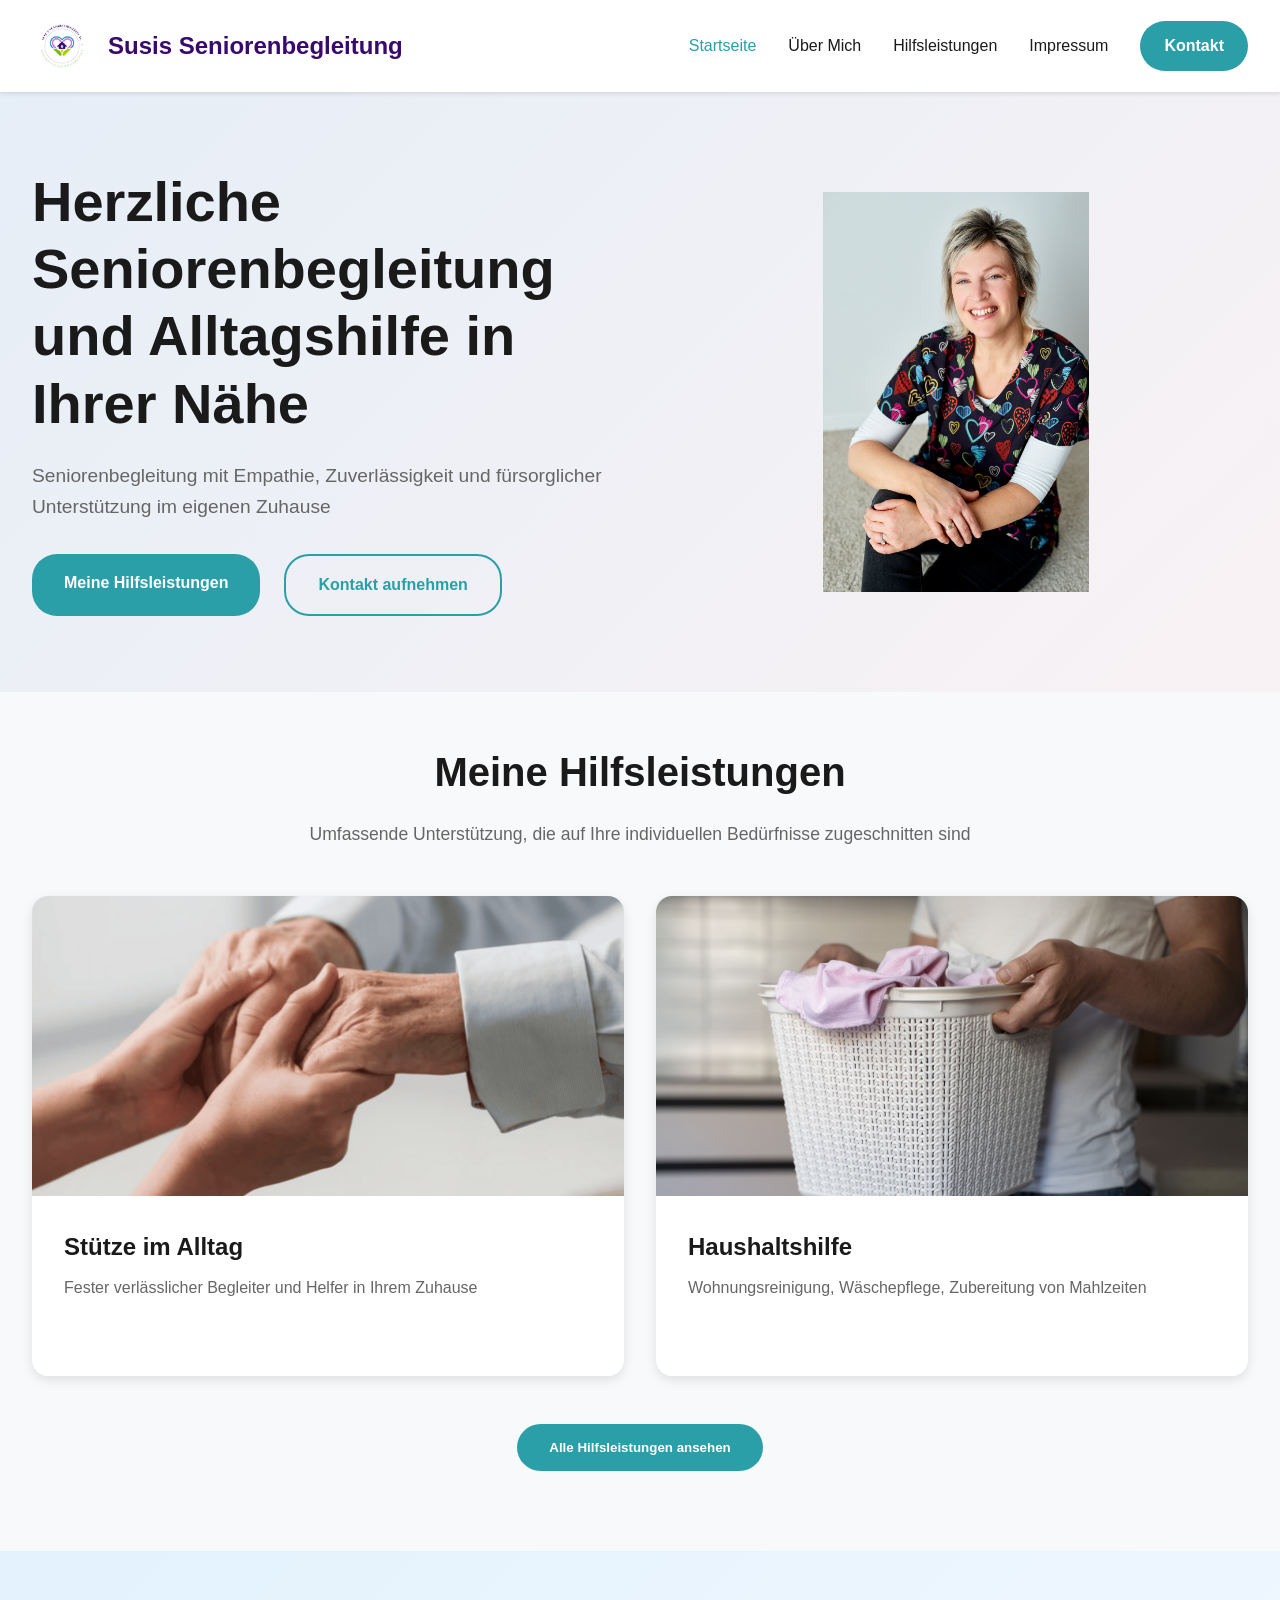
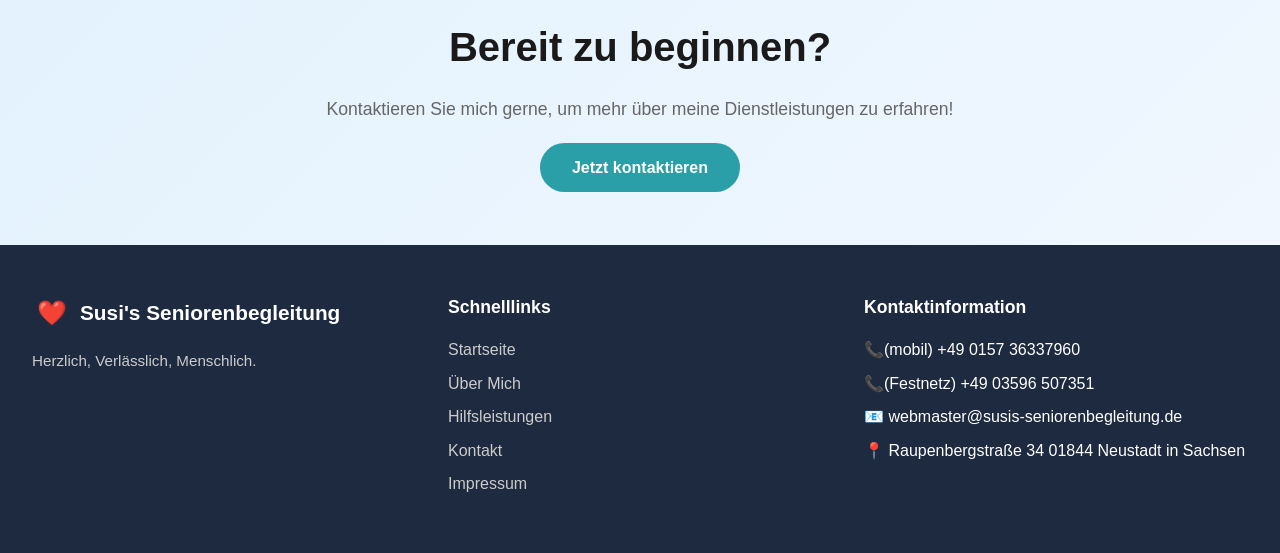
<file: index.html>
<!DOCTYPE html>
<html lang="de">
<head>
    <meta charset="UTF-8">
    <meta name="viewport" content="width=device-width, initial-scale=1.0">
    <title>Seniorenbegleitung</title>
    <link rel="stylesheet" href="css/styles.css">
    <link rel="icon" type="image/x-icon" href="images/Logo.png">
</head>
<body>

    <!-- Header -->
<header>
  <nav>
    <div class="logo">
      <img src="images/Logo.png" class="logo-icon"></img>
      <a href="index.html" class="logo-name">Susis Seniorenbegleitung</a>
    </div>
    
    <div class="nav-right">
      <ul class="nav-links">
        <li><a href="index.html" class="nav-link active">Startseite</a></li>
        <li><a href="about.html" class="nav-link">Über Mich</a></li>
        <li><a href="services.html"  class="nav-link">Hilfsleistungen</a></li>
        <li><a href="impressum.html"  class="nav-link">Impressum</a></li>
      </ul>
      <a href="contact.html" class="btn-contact-nav" >Kontakt</a>
    </div>
  </nav>
</header>

    <!-- Home Section -->
    <section id="home" class="hero">
        <div class="hero-content">
            <div class="hero-text">
                <h1>Herzliche Seniorenbegleitung und Alltagshilfe in Ihrer Nähe</h1>
                <p>Seniorenbegleitung mit Empathie, Zuverlässigkeit und fürsorglicher Unterstützung im eigenen Zuhause</p>
                <div class="hero-buttons">
                    <a href="services.html" class="btn btn-primary" >Meine Hilfsleistungen
                    </a>
                    <a href="contact.html" class="btn btn-secondary">Kontakt aufnehmen</a>
                </div>
            </div>
            <div class="hero-image">
                <img src="images/49.jpg" alt="" class="hero-image-img">
            </div>
        </div>
    </section>

    <!-- Services Section (Home Page) -->
    <section id="services-preview" class="hidden">
        <h2 class="section-title">Meine Hilfsleistungen</h2>
        <p class="section-subtitle">Umfassende Unterstützung, die auf Ihre individuellen Bedürfnisse zugeschnitten sind</p>
        
        <div class="services-grid">
            <div class="service-card personal-care">
                <div class="service-image"><img class="service-image-img" src="images/services-images/Screenshot 2026-01-09 at 12.16.31.png"></div>
                <div class="service-content">
                    <h3 class="service-title">Stütze im Alltag</h3>
                    <p class="service-description">Fester verlässlicher Begleiter und Helfer in Ihrem Zuhause</p>
                </div>
            </div>

            <div class="service-card health-monitoring">
                <div class="service-image"><img class="service-image-img" src="images/services-images/Wäschekorb-mit-Händen.jpg"> </div>
                <div class="service-content">
                    <h3 class="service-title">Haushaltshilfe</h3>
                    <p class="service-description">Wohnungsreinigung, Wäschepflege, Zubereitung von Mahlzeiten</p>
                </div>
            </div>
        </div>

        <button class="btn-view-all">
            <a href="services.html">
                Alle Hilfsleistungen ansehen
            </a>      
        </button>

    </section>

    <!-- CTA Section -->
    <section id="cta-section" class="cta-section hidden">
        <h2 class="cta-title">Bereit zu beginnen?</h2>
        <p class="cta-subtitle">Kontaktieren Sie mich gerne, um mehr über meine Dienstleistungen zu erfahren!</p>
        <a href="contact.html" class="btn btn-primary">Jetzt kontaktieren</a>
    </section>

<footer>
    <div class="footer-content">
        <div class="footer-section">
            <div style="display: flex; align-items: center; gap: 0.5rem; margin-bottom: 1rem;">
                <div class="logo-icon" style="width: 40px; height: 40px;">❤️</div>
                <span style="font-size: 1.3rem; font-weight: 600;">Susi's Seniorenbegleitung</span>
            </div>
            <p class="footer-description">
                Herzlich, Verlässlich, Menschlich.
            </p>
        </div>

        <div class="footer-section">
            <h4>Schnelllinks</h4>
            <ul class="footer-links">
                <li><a href="index.html">Startseite</a></li>
                <li><a href="about.html">Über Mich</a></li>
                <li><a href="services.html">Hilfsleistungen</a></li>
                <li><a href="contact.html">Kontakt</a></li>
                <li><a href="impressum.html">Impressum</a></li>
            </ul>
        </div>

        <div class="footer-section">
            <h4>Kontaktinformation</h4>
            <ul class="footer-links" style="list-style: none;">
                <li style="margin-bottom: 0.5rem;">📞(mobil) +49 0157 36337960</li>
                <li style="margin-bottom: 0.5rem;">📞(Festnetz) +49 03596 507351</li>
                <li style="margin-bottom: 0.5rem;">📧 webmaster@susis-seniorenbegleitung.de</li>
                <li>📍 Raupenbergstraße 34 01844 Neustadt in Sachsen </li>
            </ul>
        </div>
    </div>
</footer>

    

   

</body>
</html>
</file>
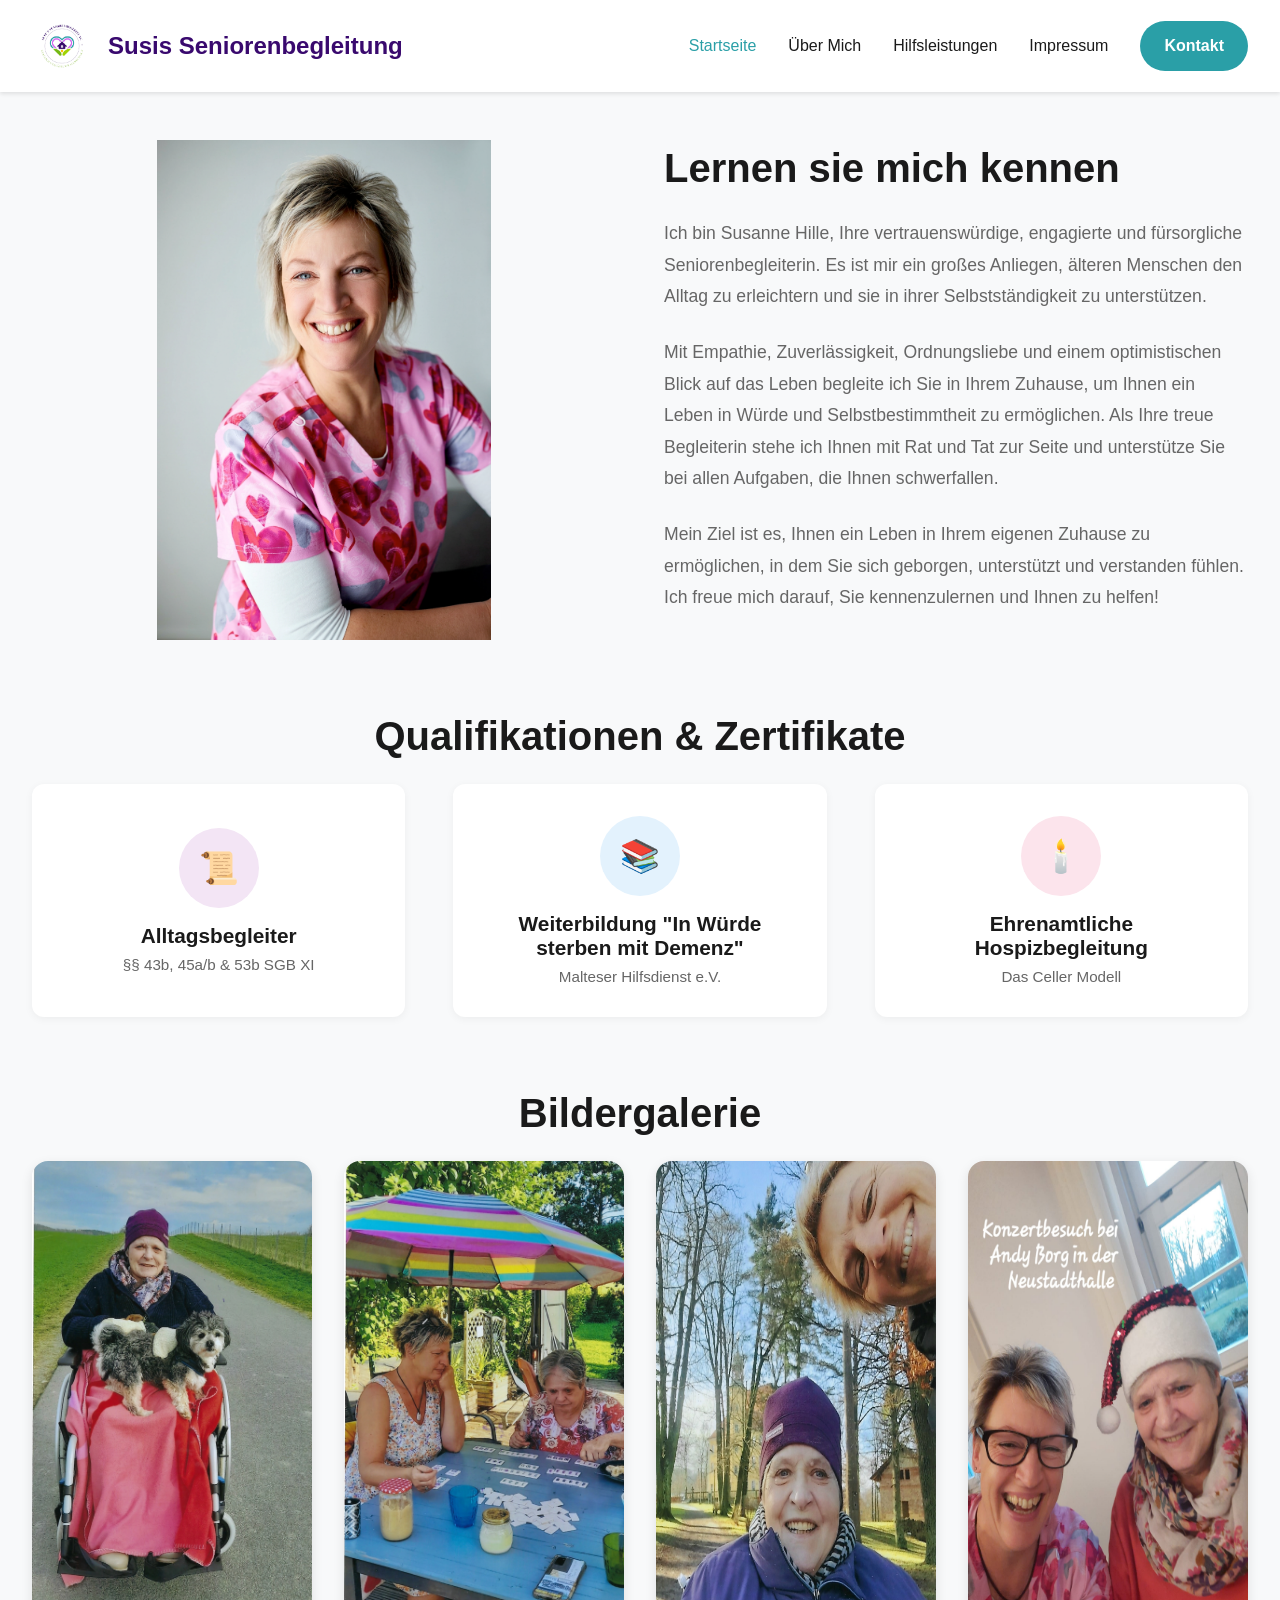
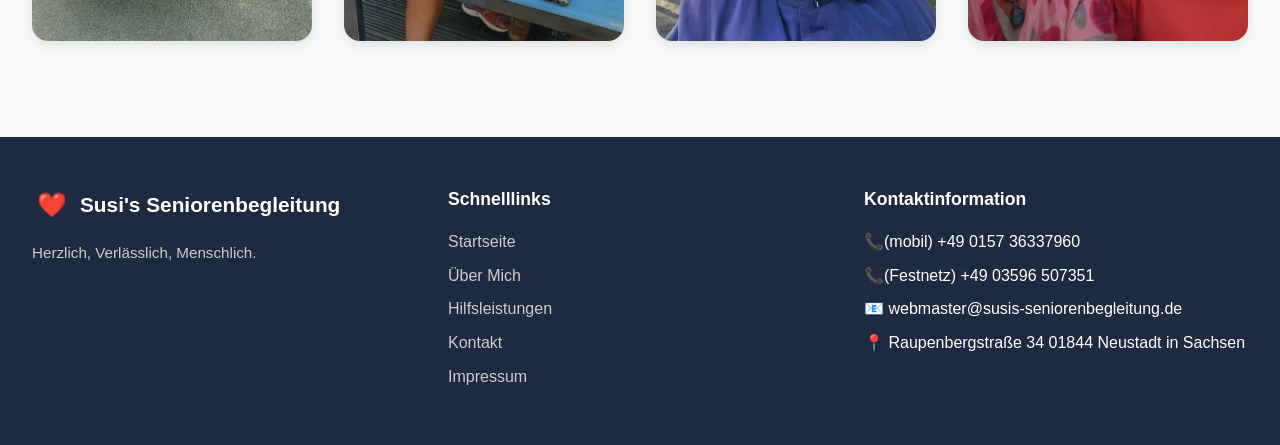
<file: about.html>
<!DOCTYPE html>
<html lang="de">
<head>
    <meta charset="UTF-8">
    <meta name="viewport" content="width=device-width, initial-scale=1.0">
    <title>Über Mich</title>
    <link rel="stylesheet" href="css/about.css">
    <link rel="icon" type="image/x-icon" href="images/Logo.png">
</head>

<header>
  <nav>
    <div class="logo">
      <img src="images/Logo.png" class="logo-icon"></img>
      <a href="index.html" class="logo-name">Susis Seniorenbegleitung</a>
    </div>
    
    <div class="nav-right">
      <ul class="nav-links">
        <li><a href="index.html" class="nav-link active">Startseite</a></li>
        <li><a href="about.html" class="nav-link">Über Mich</a></li>
        <li><a href="services.html"  class="nav-link">Hilfsleistungen</a></li>
        <li><a href="impressum.html"  class="nav-link">Impressum</a></li>
      </ul>
      <a href="contact.html" class="btn-contact-nav" >Kontakt</a>
    </div>
  </nav>
</header>

<body>
    <section class="section">
        <div class="about-content">
            <div class="about-image">
                <img class="about-image-img" src="images/25.png">
            </div>
            <div class="about-text">
                <h2>Lernen sie mich kennen</h2>
                <p>Ich bin Susanne Hille, Ihre vertrauenswürdige, engagierte und fürsorgliche Seniorenbegleiterin. Es ist mir ein großes Anliegen, älteren Menschen den Alltag zu erleichtern und sie in ihrer Selbstständigkeit zu unterstützen.</p>
                <p>Mit Empathie, Zuverlässigkeit, Ordnungsliebe und einem optimistischen Blick auf das Leben begleite ich Sie in Ihrem Zuhause, um Ihnen ein Leben in Würde und Selbstbestimmtheit zu ermöglichen. Als Ihre treue Begleiterin stehe ich Ihnen mit Rat und Tat zur Seite und unterstütze Sie bei allen Aufgaben, die Ihnen schwerfallen.</p>
                <p>Mein Ziel ist es, Ihnen ein Leben in Ihrem eigenen Zuhause zu ermöglichen, in dem Sie sich geborgen, unterstützt und verstanden fühlen. Ich freue mich darauf, Sie kennenzulernen und Ihnen zu helfen!</p>
            </div>
        </div>

        <!-- Qualifications -->
            <div style="margin-top: 4rem;">
                <h3 class="section-title">Qualifikationen & Zertifikate</h3>
    
                <div class="qualifications-grid">
                    <button onclick="location.href='Zertifikate/Alltagsbegleiter.pdf';" class="qualification-item">
                        <div class="qualification-icon">📜</div>
                        <h4 class="qualification-title">Alltagsbegleiter</h4>
                        <p class="qualification-subtitle">§§ 43b, 45a/b & 53b SGB XI</p>
                    </button>
                    <button onclick="location.href='Zertifikate/Sterben.pdf';" class="qualification-item">
                        <div class="qualification-icon">📚</div>
                        <h4 class="qualification-title">Weiterbildung "In Würde sterben mit Demenz"</h4>
                        <p class="qualification-subtitle">Malteser Hilfsdienst e.V.</p>
                    </button>
                    <button onclick="location.href='Zertifikate/Hospiz.pdf';" class="qualification-item">
                        <div class="qualification-icon">🕯️</div>
                        <h4 class="qualification-title">Ehrenamtliche Hospizbegleitung</h4>
                        <p class="qualification-subtitle">Das Celler Modell</p>
                    </button>
                </div>
            </div>
        </div>
        <div style="margin-top: 4rem;">
                <h3 class="section-title">Bildergalerie</h3>
        </div>
        <div class="bilder-galerie-grid" style="grid-template-columns: repeat(4, 1fr);">
            <div class="bilder-card">
                <img class="bilder-image-img" src="images/bilder-galerie/Foto 3 Webseite.jpg">   
            </div>
            <div class="bilder-card">
                <img class="bilder-image-img" src="images/bilder-galerie/Foto 4 Webseite.jpg">   
            </div>
            <div class="bilder-card">
                <img class="bilder-image-img" src="images/bilder-galerie/Foto 2 Webseite.jpeg">   
            </div>
            <div class="bilder-card">
                <img class="bilder-image-img" src="images/bilder-galerie/Weihnachtskonzert.jpg">   
            </div>
        </div>
    </section>

<footer>
    <div class="footer-content">
        <div class="footer-section">
            <div style="display: flex; align-items: center; gap: 0.5rem; margin-bottom: 1rem;">
                <div class="logo-icon" style="width: 40px; height: 40px;">❤️</div>
                <span style="font-size: 1.3rem; font-weight: 600;">Susi's Seniorenbegleitung</span>
            </div>
            <p class="footer-description">
                Herzlich, Verlässlich, Menschlich.
            </p>
        </div>

        <div class="footer-section">
            <h4>Schnelllinks</h4>
            <ul class="footer-links">
                <li><a href="index.html">Startseite</a></li>
                <li><a href="about.html">Über Mich</a></li>
                <li><a href="services.html">Hilfsleistungen</a></li>
                <li><a href="contact.html">Kontakt</a></li>
                <li><a href="impressum.html">Impressum</a></li>
            </ul>
        </div>

        <div class="footer-section">
            <h4>Kontaktinformation</h4>
            <ul class="footer-links" style="list-style: none;">
                <li style="margin-bottom: 0.5rem;">📞(mobil) +49 0157 36337960</li>
                <li style="margin-bottom: 0.5rem;">📞(Festnetz) +49 03596 507351</li>
                <li style="margin-bottom: 0.5rem;">📧 webmaster@susis-seniorenbegleitung.de</li>
                <li>📍 Raupenbergstraße 34 01844 Neustadt in Sachsen </li>
            </ul>
        </div>
    </div>
</footer> 
    

</body>
</html>
</file>
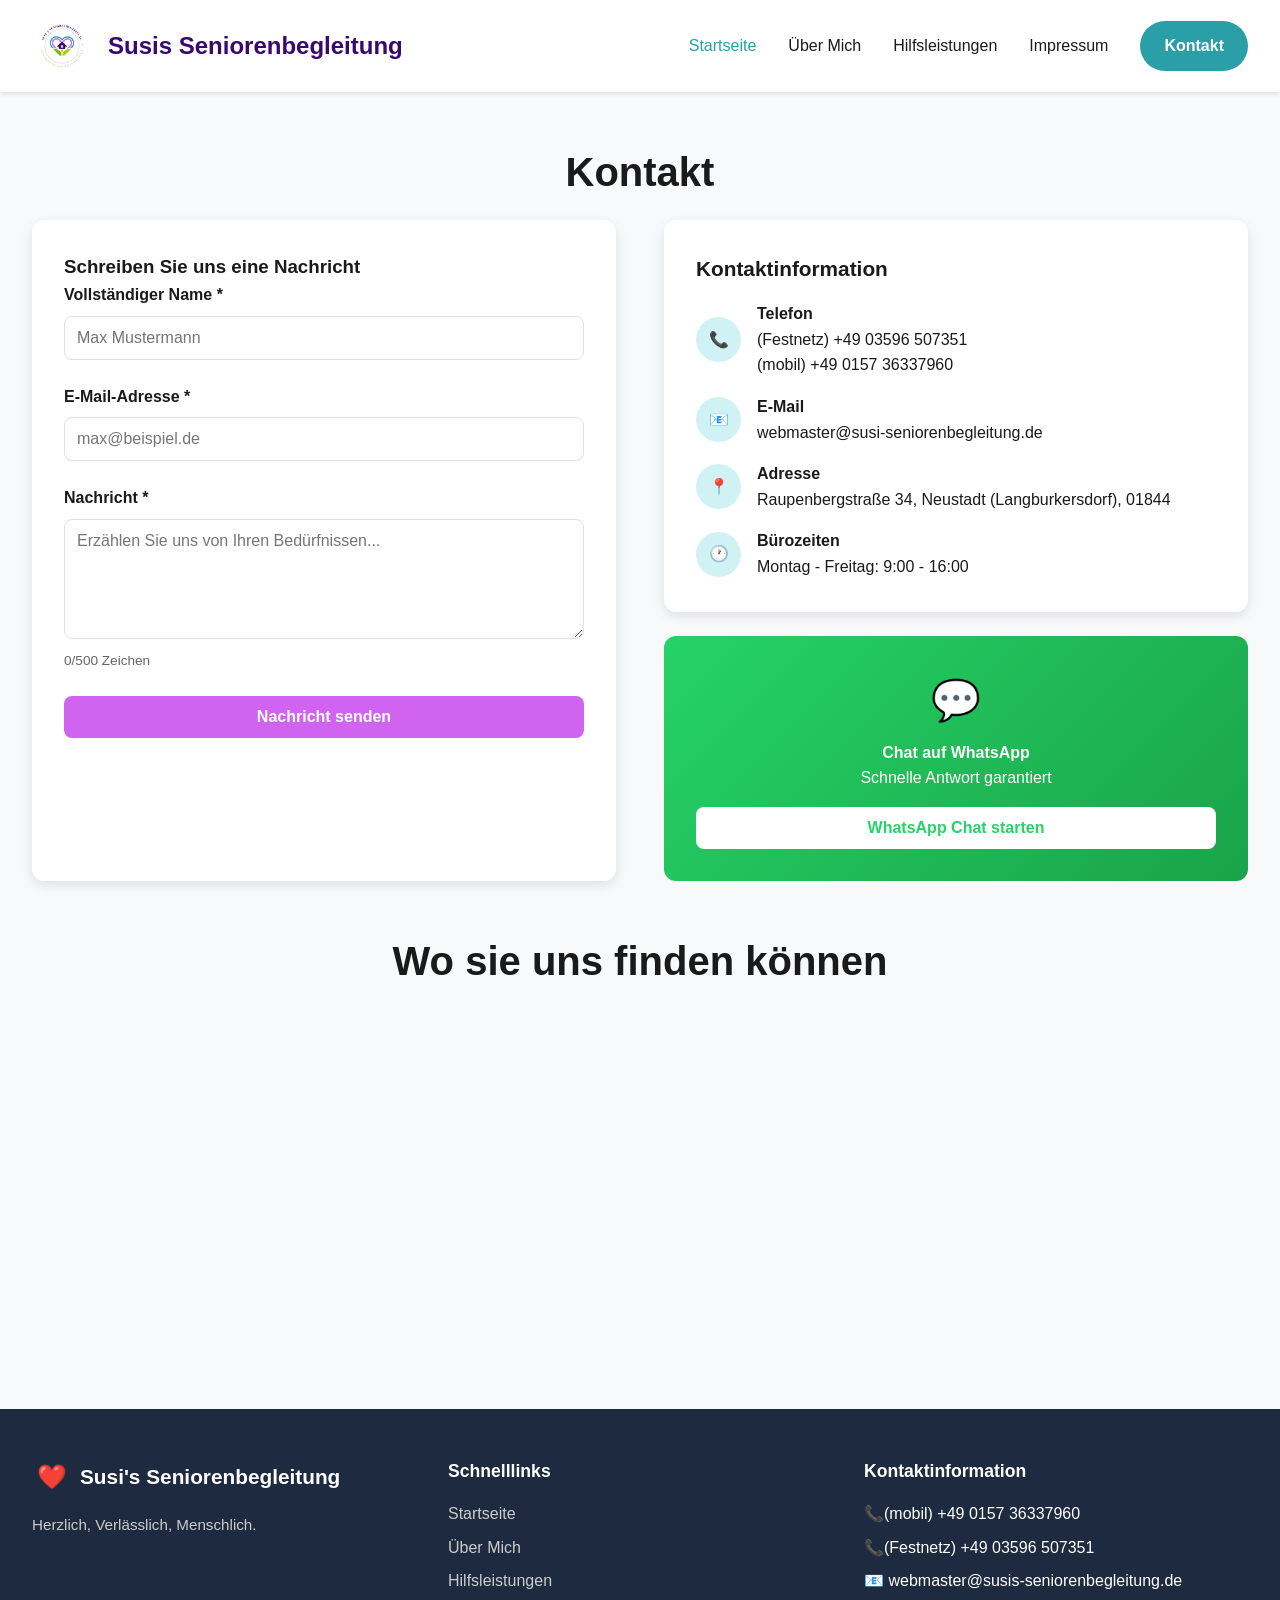
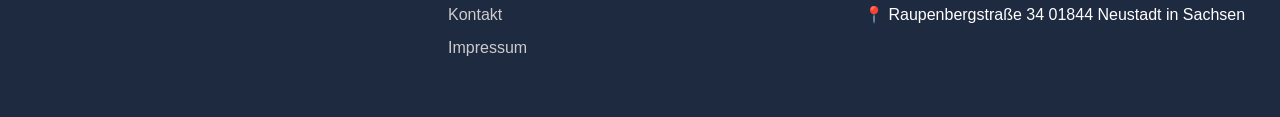
<file: contact.html>
<!DOCTYPE html>
<html lang="de">
<head>
    <meta charset="UTF-8">
    <meta name="viewport" content="width=device-width, initial-scale=1.0">
    <title>Kontakt</title>
    <link rel="stylesheet" href="css/contact.css">
    <link rel="icon" type="image/x-icon" href="images/Logo.png">
</head>
<header>
  <nav>
    <div class="logo">
      <img src="images/Logo.png" class="logo-icon"></img>
      <a href="index.html" class="logo-name">Susis Seniorenbegleitung</a>
    </div>
    
    <div class="nav-right">
      <ul class="nav-links">
        <li><a href="index.html" class="nav-link active">Startseite</a></li>
        <li><a href="about.html" class="nav-link">Über Mich</a></li>
        <li><a href="services.html"  class="nav-link">Hilfsleistungen</a></li>
        <li><a href="impressum.html"  class="nav-link">Impressum</a></li>
      </ul>
      <a href="contact.html" class="btn-contact-nav" >Kontakt</a>
    </div>
  </nav>
</header>
<body>
    <!-- Contact Section -->
    <section class="section">
        <h2 class="section-title">Kontakt</h2>
        <div class="contact-container">
            <div class="contact-form">
                <h3>Schreiben Sie uns eine Nachricht</h3>
                <form action="https://api.web3forms.com/submit" method="POST" >
                    <input type="hidden" name="access_key" value="04b25dfd-6142-4506-9c6b-cd3f6c581dad">
                    <div class="form-group">
                        <label class="form-label">Vollständiger Name *</label>
                        <input type="text" name="name" class="form-input" placeholder="Max Mustermann" required>
                    </div>
                    <div class="form-group">
                        <label class="form-label">E-Mail-Adresse *</label>
                        <input type="email" name="email" class="form-input" placeholder="max@beispiel.de" required>
                    </div>
                    <div class="form-group">
                        <label class="form-label">Nachricht *</label>
                        <textarea class="form-textarea" placeholder="Erzählen Sie uns von Ihren Bedürfnissen..." required onkeyup="updateCharCount(this)" name="message"></textarea>
                        <div class="char-count">0/500 Zeichen</div>
                    </div>
                    <button type="submit" class="btn-send">Nachricht senden</button>
                </form>
            </div>

            <div class="contact-info">
                <div class="contact-section">
                    <h3>Kontaktinformation</h3>
                    <div class="contact-item">
                        <div class="contact-item-icon">📞</div>
                        <div>
                            <strong>Telefon</strong><br>
                            (Festnetz) +49 03596 507351 <br>
                            (mobil) +49 0157 36337960</li>
                            
                        </div>
                    </div>
                    <div class="contact-item">
                        <div class="contact-item-icon">📧</div>
                        <div>
                            <strong>E-Mail</strong><br>
                            webmaster@susi-seniorenbegleitung.de
                        </div>
                    </div>
                    <div class="contact-item">
                        <div class="contact-item-icon">📍</div>
                        <div>
                            <strong>Adresse</strong><br>
                            Raupenbergstraße 34, Neustadt (Langburkersdorf), 01844
                        </div>
                    </div>
                    <div class="contact-item">
                        <div class="contact-item-icon">🕐</div>
                        <div>
                            <strong>Bürozeiten</strong><br>
                            Montag - Freitag: 9:00 - 16:00
                        </div>
                    </div>
                </div>

                <div class="whatsapp-section">
                    <div class="whatsapp-icon">💬</div>
                    <h4>Chat auf WhatsApp</h4>
                    <p>Schnelle Antwort garantiert</p>
                    <button class="btn-whatsapp" onclick="window.open('https://wa.me/04915736337960')">WhatsApp Chat starten</button>
                </div>
            </div>
        </div>
    </section>
<h2 class="section-title">Wo sie uns finden können</h2>
<div class="location">
    <iframe src="https://www.google.com/maps/embed?pb=!1m18!1m12!1m3!1d443.643962630989!2d14.240596609243765!3d51.0229981313763!2m3!1f0!2f0!3f0!3m2!1i1024!2i768!4f13.1!3m3!1m2!1s0x4709a8d5f48d035b%3A0x75f26d3b41e54f55!2sRaupenbergstra%C3%9Fe%2034%2C%2001844%20Neustadt%20in%20Sachsen!5e0!3m2!1sde!2sde!4v1773231924436!5m2!1sde!2sde" width="80%" height="350" style="border:0;" allowfullscreen="" loading="lazy" referrerpolicy="no-referrer-when-downgrade"></iframe>
</div>

<footer>
    <div class="footer-content">
        <div class="footer-section">
            <div style="display: flex; align-items: center; gap: 0.5rem; margin-bottom: 1rem;">
                <div class="logo-icon" style="width: 40px; height: 40px;">❤️</div>
                <span style="font-size: 1.3rem; font-weight: 600;">Susi's Seniorenbegleitung</span>
            </div>
            <p class="footer-description">
                Herzlich, Verlässlich, Menschlich.
            </p>
        </div>

        <div class="footer-section">
            <h4>Schnelllinks</h4>
            <ul class="footer-links">
                <li><a href="index.html">Startseite</a></li>
                <li><a href="about.html">Über Mich</a></li>
                <li><a href="services.html">Hilfsleistungen</a></li>
                <li><a href="contact.html">Kontakt</a></li>
                <li><a href="impressum.html">Impressum</a></li>
            </ul>
        </div>

        <div class="footer-section">
            <h4>Kontaktinformation</h4>
            <ul class="footer-links" style="list-style: none;">
                <li style="margin-bottom: 0.5rem;">📞(mobil) +49 0157 36337960</li>
                <li style="margin-bottom: 0.5rem;">📞(Festnetz) +49 03596 507351</li>
                <li style="margin-bottom: 0.5rem;">📧 webmaster@susis-seniorenbegleitung.de</li>
                <li>📍 Raupenbergstraße 34 01844 Neustadt in Sachsen </li>
            </ul>
        </div>
    </div>
</footer>  

</body>
</html>
</file>
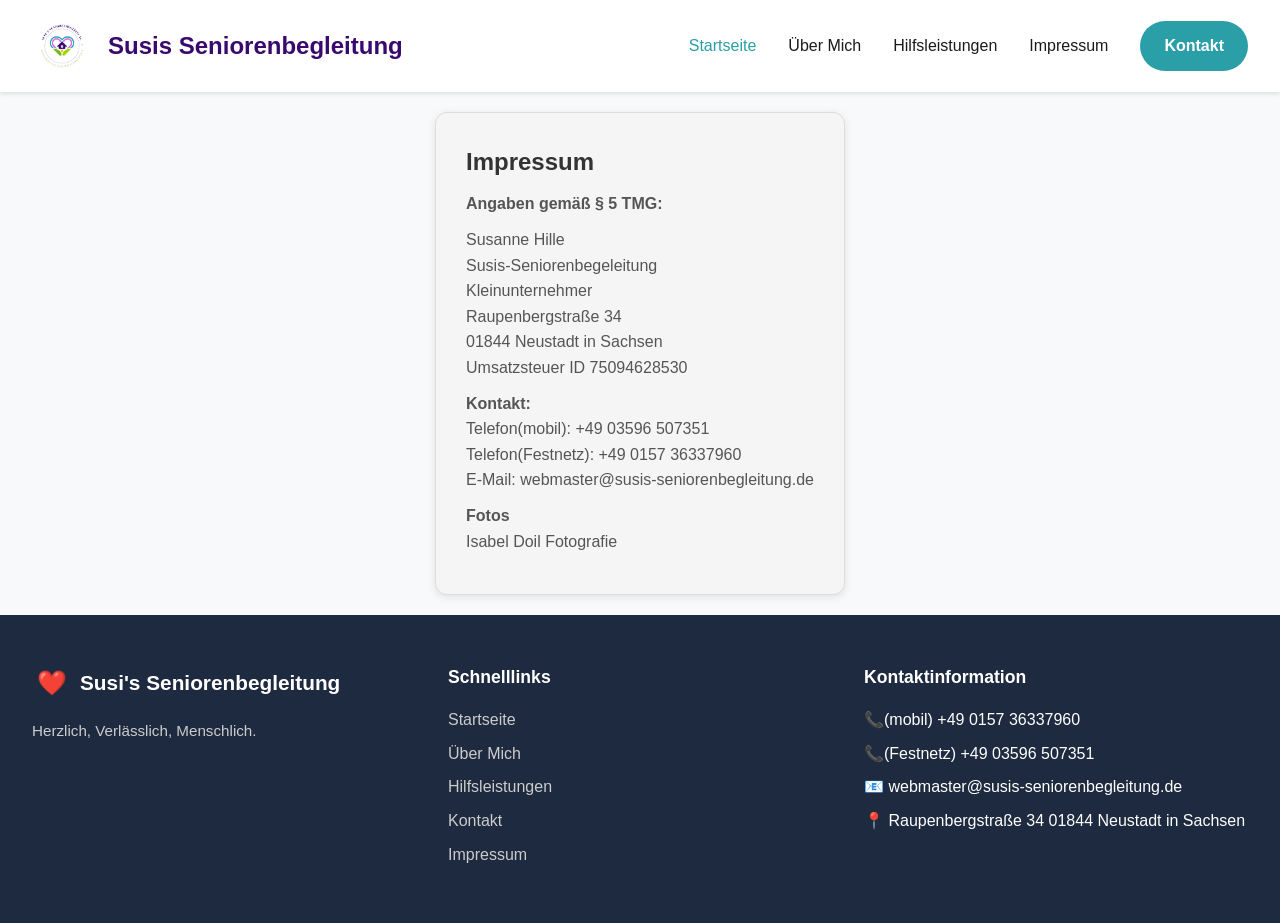
<file: impressum.html>
<!DOCTYPE html>
<html lang="de">
<head>
    <meta charset="UTF-8">
    <meta name="viewport" content="width=device-width, initial-scale=1.0">
    <title>Impressum</title>
    <link rel="stylesheet" href="css/impressum.css">
    <link rel="icon" type="image/x-icon" href="images/Logo.png">
</head>
<body>

    <!-- Header -->
<header>
  <nav>
    <div class="logo">
      <img src="images/Logo.png" class="logo-icon"></img>
      <a href="index.html" class="logo-name">Susis Seniorenbegleitung</a>
    </div>
    
    <div class="nav-right">
      <ul class="nav-links">
        <li><a href="index.html" class="nav-link active">Startseite</a></li>
        <li><a href="about.html" class="nav-link">Über Mich</a></li>
        <li><a href="services.html"  class="nav-link">Hilfsleistungen</a></li>
        <li><a href="impressum.html"  class="nav-link">Impressum</a></li>
      </ul>
      <a href="contact.html" class="btn-contact-nav" >Kontakt</a>
    </div>
  </nav>
</header>
<section class="impressum-sec">
    <div class="impressum-box">
        <h2>Impressum</h2>
        <p><strong>Angaben gemäß § 5 TMG:</strong></p>
        <p>
            Susanne Hille<br>
            Susis-Seniorenbegeleitung<br>
            Kleinunternehmer <br>
            Raupenbergstraße 34<br>
            01844 Neustadt in Sachsen<br>
            Umsatzsteuer ID 75094628530<br>
        </p>
        <p>
            <strong>Kontakt:</strong><br>
            Telefon(mobil): +49 03596 507351<br>
            Telefon(Festnetz): +49 0157 36337960<br>
            E-Mail: webmaster@susis-seniorenbegleitung.de<br>
        </p>
        <p>
            <strong>Fotos</strong><br>
            Isabel Doil Fotografie<br>
        </p>
    </div>
</section>
<footer>
    <div class="footer-content">
        <div class="footer-section">
            <div style="display: flex; align-items: center; gap: 0.5rem; margin-bottom: 1rem;">
                <div class="logo-icon" style="width: 40px; height: 40px;">❤️</div>
                <span style="font-size: 1.3rem; font-weight: 600;">Susi's Seniorenbegleitung</span>
            </div>
            <p class="footer-description">
                Herzlich, Verlässlich, Menschlich.
            </p>
        </div>

        <div class="footer-section">
            <h4>Schnelllinks</h4>
            <ul class="footer-links">
                <li><a href="index.html">Startseite</a></li>
                <li><a href="about.html">Über Mich</a></li>
                <li><a href="services.html">Hilfsleistungen</a></li>
                <li><a href="contact.html">Kontakt</a></li>
                <li><a href="impressum.html">Impressum</a></li>
            </ul>
        </div>

        <div class="footer-section">
            <h4>Kontaktinformation</h4>
            <ul class="footer-links" style="list-style: none;">
                <li style="margin-bottom: 0.5rem;">📞(mobil) +49 0157 36337960</li>
                <li style="margin-bottom: 0.5rem;">📞(Festnetz) +49 03596 507351</li>
                <li style="margin-bottom: 0.5rem;">📧 webmaster@susis-seniorenbegleitung.de</li>
                <li>📍 Raupenbergstraße 34 01844 Neustadt in Sachsen </li>
            </ul>
        </div>
    </div>
</footer>

</body>
</html>
</file>
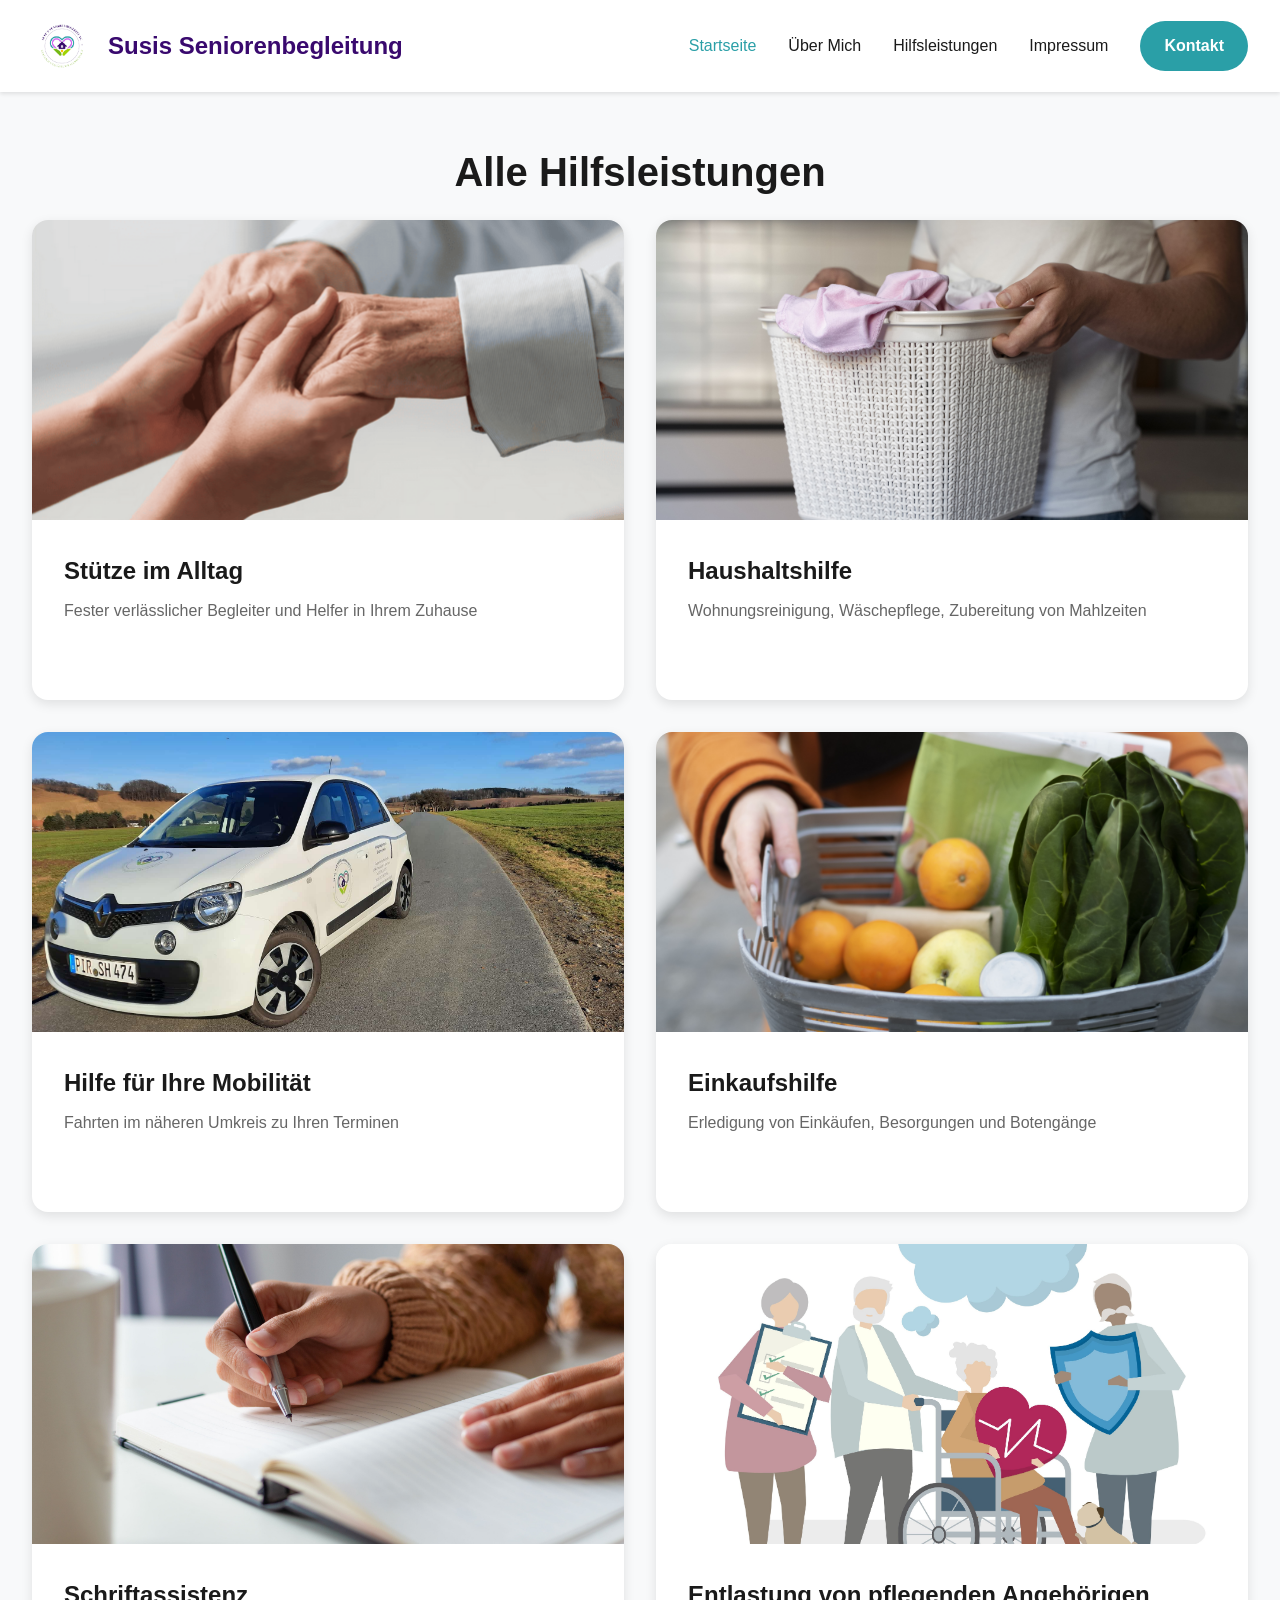
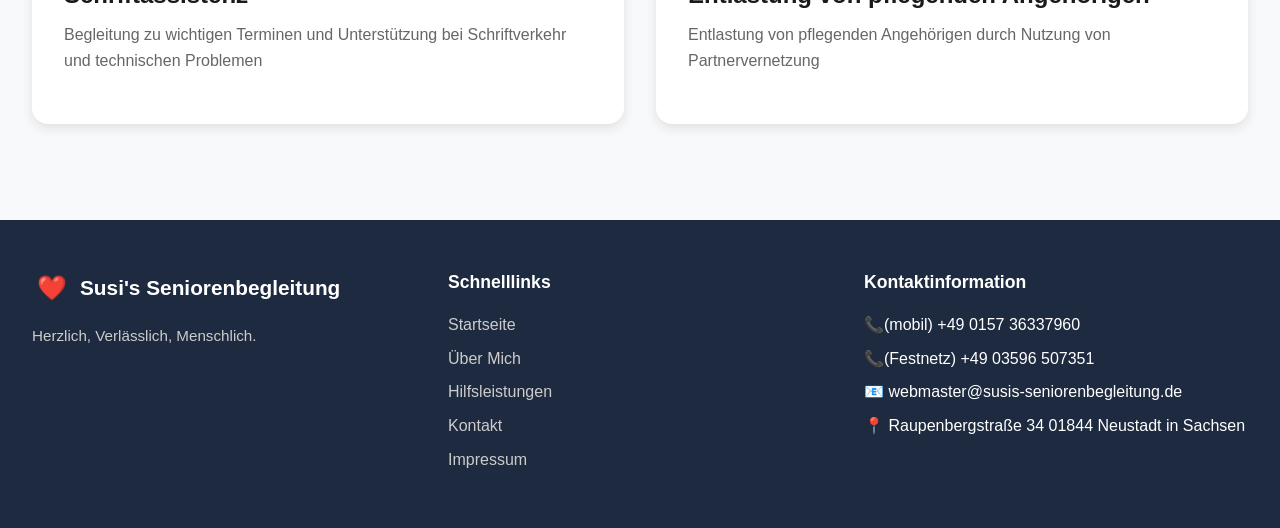
<file: services.html>
<!DOCTYPE html>
<html lang="de">
<head>
    <meta charset="UTF-8">
    <meta name="viewport" content="width=device-width, initial-scale=1.0">
    <title>Hilfsleistungen</title>
    <link rel="stylesheet" href="css/services.css">
    <link rel="icon" type="image/x-icon" href="/images/Logo.png">
</head>
<body>
    <!-- Header -->
<header>
  <nav>
    <div class="logo">
      <img src="images/Logo.png" class="logo-icon"></img>
      <a href="index.html" class="logo-name">Susis Seniorenbegleitung</a>
    </div>
    
    <div class="nav-right">
      <ul class="nav-links">
        <li><a href="index.html" class="nav-link active">Startseite</a></li>
        <li><a href="about.html" class="nav-link">Über Mich</a></li>
        <li><a href="services.html"  class="nav-link">Hilfsleistungen</a></li>
        <li><a href="impressum.html"  class="nav-link">Impressum</a></li>
      </ul>
      <a href="contact.html" class="btn-contact-nav" >Kontakt</a>
    </div>
  </nav>
</header>

    <!-- Services Page -->
    <section>    
        <h2 class="section-title">Alle Hilfsleistungen</h2>
        
        <div class="services-grid" style="grid-template-columns: repeat(2, 1fr);">
            <div class="service-card personal-care">
                <div class="service-image"><img class="service-image-img" src="images/services-images/Screenshot 2026-01-09 at 12.16.31.png"></div>
                <div class="service-content">
                    <h3 class="service-title">Stütze im Alltag</h3>
                    <p class="service-description">Fester verlässlicher Begleiter und Helfer in Ihrem Zuhause</p>
                </div>
            </div>

            <div class="service-card health-monitoring">
                <div class="service-image"><img class="service-image-img" src="images/services-images/Wäschekorb-mit-Händen.jpg"> </div>
                <div class="service-content">
                    <h3 class="service-title">Haushaltshilfe</h3>
                    <p class="service-description">Wohnungsreinigung, Wäschepflege, Zubereitung von Mahlzeiten</p>
                </div>
            </div>

            <div class="service-card meal-prep">
                <div class="service-image"><img class="service-image-img" src="images/services-images/Auto.JPG"> </div>
                <div class="service-content">
                    <h3 class="service-title">Hilfe für Ihre Mobilität</h3>
                    <p class="service-description">Fahrten im näheren Umkreis zu Ihren Terminen</p>
                </div>
            </div>

            <div class="service-card companionship">
                <div class="service-image"><img class="service-image-img" src="images/services-images/young-woman-traveling-by-bike.jpg"></div>
                <div class="service-content">
                    <h3 class="service-title">Einkaufshilfe</h3>
                    <p class="service-description">Erledigung von Einkäufen, Besorgungen und Botengänge</p>
                </div>
            </div>

            <div class="service-card housekeeping">
                <div class="service-image"><img class="service-image-img" src="images/services-images/close-up-woman-sitting-table-planning-schedule.jpg"></div>
                <div class="service-content">
                    <h3 class="service-title">Schriftassistenz</h3>
                    <p class="service-description">Begleitung zu wichtigen Terminen und Unterstützung bei Schriftverkehr und technischen Problemen </p>
                </div>
            </div>

            <div class="service-card transportation">
                <div class="service-image"><img class="service-image-img" src="images/services-images/26659.jpg"></div>
                <div class="service-content">
                    <h3 class="service-title">Entlastung von pflegenden Angehörigen</h3>
                    <p class="service-description">Entlastung von pflegenden Angehörigen durch Nutzung von Partnervernetzung</p>
                </div>
            </div>
        </div>
    </section>

<footer>
    <div class="footer-content">
        <div class="footer-section">
            <div style="display: flex; align-items: center; gap: 0.5rem; margin-bottom: 1rem;">
                <div class="logo-icon" style="width: 40px; height: 40px;">❤️</div>
                <span style="font-size: 1.3rem; font-weight: 600;">Susi's Seniorenbegleitung</span>
            </div>
            <p class="footer-description">
                Herzlich, Verlässlich, Menschlich.
            </p>
        </div>

        <div class="footer-section">
            <h4>Schnelllinks</h4>
            <ul class="footer-links">
                <li><a href="index.html">Startseite</a></li>
                <li><a href="about.html">Über Mich</a></li>
                <li><a href="services.html">Hilfsleistungen</a></li>
                <li><a href="contact.html">Kontakt</a></li>
                <li><a href="impressum.html">Impressum</a></li>
            </ul>
        </div>

        <div class="footer-section">
            <h4>Kontaktinformation</h4>
            <ul class="footer-links" style="list-style: none;">
                <li style="margin-bottom: 0.5rem;">📞(mobil) +49 0157 36337960</li>
                <li style="margin-bottom: 0.5rem;">📞(Festnetz) +49 03596 507351</li>
                <li style="margin-bottom: 0.5rem;">📧 webmaster@susis-seniorenbegleitung.de</li>
                <li>📍 Raupenbergstraße 34 01844 Neustadt in Sachsen </li>
            </ul>
        </div>
    </div>
</footer>

</body>
</html>
</file>
<file: css/styles.css>
:root {
  --color-primary: #2A9FA7; /* Blau als Primärfarbe */
  --color-primary-light: #D1F2F4; /* Hellere Variante des Blauen */
  --color-secondary: #D163F1; /* Helleres Lila als Sekundärfarbe */
  --color-text: #1a1a1a;
  --color-text-light: #666;
  --color-bg: #f8f9fa;
  --color-white: #ffffff;
  --color-border: #e0e0e0;
  --color-success: #4caf50;
  --color-success-light: #e8f5e9;
  --color-warning: #ffc107;
  --color-warning-light: #fff8e1;
  --color-danger: #f44336;
  --color-danger-light: #ffebee;
  --color-info: #39096E; /* Lila für Info */
  --color-info-light: #E8D9F5; /* Hellere Variante des Lilas */
  --color-dark: #1e2a3f;
}


        * {
            margin: 0;
            padding: 0;
            box-sizing: border-box;
        }

        body {
            font-family: -apple-system, BlinkMacSystemFont, 'Segoe UI', Roboto, Oxygen, Ubuntu, Cantarell, sans-serif;
            color: var(--color-text);
            background-color: var(--color-bg);
            line-height: 1.6;
        }

        a {
            text-decoration: none;
            color: inherit;
        }

        /* Header & Navigation */
        header {
            background-color: var(--color-white);
            padding: 1rem 2rem;
            box-shadow: 0 2px 4px rgba(0, 0, 0, 0.1);
            position: sticky;
            top: 0;
            z-index: 100;
        }

        nav {
            display: flex;
            justify-content: space-between;
            align-items: center;
            max-width: 1400px;
            margin: 0 auto;
        }

        .logo {
            display: flex;
            align-items: center;
            gap: 1rem;
            font-size: 1.5rem;
            font-weight: 600;
            color: white;
        }

        .logo-icon {
            width: 60px;
            height: 60px;
            border-radius: 50%;
            display: flex;
            align-items: center;
            justify-content: center;
            color: white;
            font-size: 1.5rem;
            flex-shrink: 0;
        }
        
        .logo-name{
            color: var(--color-info);
        }

        .logo-name:hover{
            color: var(--color-secondary);
        }

        .nav-right {
            display: flex;
            align-items: center;
            gap: 2rem;
        }

        .nav-links {
            display: flex;
            gap: 2rem;
            list-style: none;
            margin: 0;
            padding: 0;
        }

        .nav-links a {
            color: var(--color-text);
            font-weight: 500;
            transition: color 0.3s ease;
            cursor: pointer;
        }

        .nav-links a:hover,
        .nav-links a.active {
            color: var(--color-primary);
        }

        .btn-contact-nav {
            background-color: var(--color-primary);
            color: white;
            padding: 0.75rem 1.5rem;
            border-radius: 25px;
            border: none;
            cursor: pointer;
            font-weight: 600;
            transition: background-color 0.3s ease;
            white-space: nowrap;
        }

        .btn-contact-nav:hover {
            background-color: #357abd;
        }


        /* Sections */
        section {
            padding: 3rem 2rem;
            max-width: 1400px;
            margin: 0 auto;
        }

        .section-title {
            font-size: 2.5rem;
            font-weight: 700;
            text-align: center;
            margin-bottom: 1rem;
            color: var(--color-text);
        }

        .section-subtitle {
            text-align: center;
            color: var(--color-text-light);
            margin-bottom: 3rem;
            font-size: 1.1rem;
        }

        /* Hero Section */
        .hero {
            background: linear-gradient(135deg, rgba(74, 144, 226, 0.1) 0%, rgba(255, 107, 122, 0.05) 100%);
            padding: 4rem 2rem;
            min-height: 600px;
            display: flex;
            align-items: center;
        }

        .hero-content {
            max-width: 1400px;
            margin: 0 auto;
            width: 100%;
            display: grid;
            grid-template-columns: 1fr 1fr;
            gap: 3rem;
            align-items: center;
        }


        .hero-text h1 {
            font-size: 3.5rem;
            font-weight: 700;
            line-height: 1.2;
            margin-bottom: 1.5rem;
            color: var(--color-text);
        }

        .hero-text p {
            font-size: 1.2rem;
            color: var(--color-text-light);
            margin-bottom: 2rem;
        }

        .hero-buttons {
            display: flex;
            gap: 1.5rem;
        }

        .btn {
            padding: 1rem 2rem;
            border-radius: 25px;
            border: none;
            cursor: pointer;
            font-size: 1rem;
            font-weight: 600;
            transition: all 0.3s ease;
        }

        .btn-primary {
            background-color: var(--color-primary);
            color: white;
        }

        .btn-primary:hover {
            background-color: #357abd;
            transform: translateY(-2px);
            box-shadow: 0 8px 16px rgba(74, 144, 226, 0.3);
        }

        .btn-secondary {
            background-color: transparent;
            color: var(--color-primary);
            border: 2px solid var(--color-primary);
        }

        .btn-secondary:hover {
            background-color: var(--color-primary-light);
        }

        .hero-image {
            width: 100%;
            height: 400px;
            border-radius: 20px;
            display: flex;
            align-items: center;
            justify-content: center;
            color: white;
            font-size: 0.9rem;
            text-align: center;
            
        }

        .hero-image-img { 
            max-width: 100%;
            max-height: 100%;
            object-fit: cover;
        }

        /* Services Grid */
        .services-grid {
            display: grid;
            grid-template-columns: repeat(auto-fit, minmax(300px, 1fr));
            gap: 2rem;
            margin-bottom: 3rem;
        }

        .service-card {
            background: white;
            border-radius: 16px;
            overflow: hidden;
            box-shadow: 0 4px 12px rgba(0, 0, 0, 0.1);
            transition: transform 0.3s ease, box-shadow 0.3s ease;
            height: 480px;
        }

        .service-card:hover {
            transform: translateY(-5px);
            box-shadow: 0 8px 24px rgba(0, 0, 0, 0.15);
        }

        .service-image {
            width: 100%;
            height: 300px;
            background: linear-gradient(135deg, #a8d8ea 0%, #7ec8f3 100%);
            display: flex;
            align-items: center;
            justify-content: center;
            color: white;
            font-size: 0.8rem;
        }

        .service-image-img {
            width: 100%;
            height: 100%;
            max-width: 100%;
            max-height: 100%;
            object-fit: cover;
        }

        .service-content {
            padding: 2rem;
        }

        .service-title {
            font-size: 1.5rem;
            font-weight: 700;
            margin-bottom: 0.5rem;
        }

        .service-description {
            color: var(--color-text-light);
            margin-bottom: 1rem;
        }

        .learn-more {
            color: var(--color-primary);
            font-weight: 600;
            display: inline-flex;
            align-items: center;
            gap: 0.5rem;
            cursor: pointer;
            transition: gap 0.3s ease;
        }

        .learn-more:hover {
            gap: 1rem;
        }

        /* Service categories */
        .service-card.personal-care .service-icon {
            background-color: #fce4ec;
            color: #e91e63;
        }

        .service-card.health-monitoring .service-icon {
            background-color: #e3f2fd;
            color: var(--color-primary);
        }

        .service-card.meal-prep .service-icon {
            background-color: #f1f8e9;
            color: #4caf50;
        }

        .service-card.companionship .service-icon {
            background-color: #f3e5f5;
            color: #9c27b0;
        }

        .service-card.housekeeping .service-icon {
            background-color: #fff3e0;
            color: #ff9800;
        }

        .service-card.transportation .service-icon {
            background-color: #e0f2f1;
            color: #009688;
        }

        .service-card.mobility .service-icon {
            background-color: #f3e5f5;
            color: #673ab7;
        }

        .service-card.memory-care .service-icon {
            background-color: #fce4ec;
            color: #c2185b;
        }

        .btn-view-all {
            display: block;
            margin: 2rem auto;
            padding: 1rem 2rem;
            background-color: var(--color-primary);
            color: white;
            border: none;
            border-radius: 25px;
            cursor: pointer;
            font-weight: 600;
            transition: all 0.3s ease;
        }

        .btn-view-all:hover {
            background-color: #357abd;
            transform: translateY(-2px);
        }

        
        /* CTA Section */
        .cta-section {
            background: linear-gradient(135deg, #e3f2fd 0%, #f0f7ff 100%);
            text-align: center;
            width: 100%;
            padding: 4rem 2rem;
        }

        .cta-title {
            font-size: 2.5rem;
            font-weight: 700;
            margin-bottom: 1rem;
        }

        .cta-subtitle {
            font-size: 1.1rem;
            color: var(--color-text-light);
            margin-bottom: 2rem;
        }

        /* Footer */
footer {
    background-color: var(--color-dark);
    color: white;
    padding: 3rem 2rem 1rem;
}

.footer-content {
    max-width: 1400px;
    margin: 0 auto;
    display: grid;
    grid-template-columns: repeat(3, 1fr);
    gap: 2rem;
    margin-bottom: 2rem;
}

.footer-section h4 {
    margin-bottom: 1rem;
    font-size: 1.1rem;
}

.footer-links {
    list-style: none;
}

.footer-links li {
    margin-bottom: 0.5rem;
}

.footer-links a {
    color: #ccc;
    transition: color 0.3s ease;
}

.footer-links a:hover {
    color: white;
}

.footer-description {
    color: #ccc;
    font-size: 0.95rem;
    line-height: 1.6;
}

.footer-bottom {
    border-top: 1px solid rgba(255, 255, 255, 0.1);
    padding-top: 1rem;
    text-align: center;
    color: #ccc;
    font-size: 0.9rem;
}
</file>
<file: css/about.css>
:root {
  --color-primary: #2A9FA7; /* Blau als Primärfarbe */
  --color-primary-light: #D1F2F4; /* Hellere Variante des Blauen */
  --color-secondary: #D163F1; /* Helleres Lila als Sekundärfarbe */
  --color-text: #1a1a1a;
  --color-text-light: #666;
  --color-bg: #f8f9fa;
  --color-white: #ffffff;
  --color-border: #e0e0e0;
  --color-success: #4caf50;
  --color-success-light: #e8f5e9;
  --color-warning: #ffc107;
  --color-warning-light: #fff8e1;
  --color-danger: #f44336;
  --color-danger-light: #ffebee;
  --color-info: #39096E; /* Lila für Info */
  --color-info-light: #E8D9F5; /* Hellere Variante des Lilas */
  --color-dark: #1e2a3f;
}


        * {
            margin: 0;
            padding: 0;
            box-sizing: border-box;
        }

        body {
            font-family: -apple-system, BlinkMacSystemFont, 'Segoe UI', Roboto, Oxygen, Ubuntu, Cantarell, sans-serif;
            color: var(--color-text);
            background-color: var(--color-bg);
            line-height: 1.6;
        }

        a {
            text-decoration: none;
            color: inherit;
        }

        /* Header & Navigation */
        header {
            background-color: var(--color-white);
            padding: 1rem 2rem;
            box-shadow: 0 2px 4px rgba(0, 0, 0, 0.1);
            position: sticky;
            top: 0;
            z-index: 100;
        }

        nav {
            display: flex;
            justify-content: space-between;
            align-items: center;
            max-width: 1400px;
            margin: 0 auto;
        }

        .logo {
            display: flex;
            align-items: center;
            gap: 1rem;
            font-size: 1.5rem;
            font-weight: 600;
            color: white;
        }

        .logo-icon {
            width: 60px;
            height: 60px;
            border-radius: 50%;
            display: flex;
            align-items: center;
            justify-content: center;
            color: white;
            font-size: 1.5rem;
            flex-shrink: 0;
        }
        
        .logo-name{
            color: var(--color-info);
        }

        .logo-name:hover{
            color: var(--color-secondary);
        }

        .nav-right {
            display: flex;
            align-items: center;
            gap: 2rem;
        }

        .nav-links {
            display: flex;
            gap: 2rem;
            list-style: none;
            margin: 0;
            padding: 0;
        }

        .nav-links a {
            color: var(--color-text);
            font-weight: 500;
            transition: color 0.3s ease;
            cursor: pointer;
        }

        .nav-links a:hover,
        .nav-links a.active {
            color: var(--color-primary);
        }

        .btn-contact-nav {
            background-color: var(--color-primary);
            color: white;
            padding: 0.75rem 1.5rem;
            border-radius: 25px;
            border: none;
            cursor: pointer;
            font-weight: 600;
            transition: background-color 0.3s ease;
            white-space: nowrap;
        }

        .btn-contact-nav:hover {
            background-color: #357abd;
        }

        /* Sections */
        .section {
            padding: 3rem 2rem;
            max-width: 1400px;
            margin: 0 auto;
        }

        .section-title {
            font-size: 2.5rem;
            font-weight: 700;
            text-align: center;
            margin-bottom: 1rem;
            color: var(--color-text);
        }

        .section-subtitle {
            text-align: center;
            color: var(--color-text-light);
            margin-bottom: 3rem;
            font-size: 1.1rem;
        }

        /* About Section */
        .about-content {
            display: grid;
            grid-template-columns: 1fr 1fr;
            gap: 3rem;
            align-items: center;
        }

        .about-image {
            width: 100%;
            height: 500px;
            border-radius: 20px;
            display: flex;
            align-items: center;
            justify-content: center;
            color: white;
        }

        .about-image-img{
            max-width: 100%;
            max-height: 100%;
        }

        .about-text h2 {
            font-size: 2.5rem;
            margin-bottom: 1.5rem;
            line-height: 1.3;
        }

        .about-text p {
            font-size: 1.1rem;
            color: var(--color-text-light);
            margin-bottom: 1.5rem;
            line-height: 1.8;
        }

        .stats {
            display: grid;
            grid-template-columns: repeat(2, 1fr);
            gap: 2rem;
            margin-top: 2rem;
        }

        .stat-box {
            padding: 2rem;
            border-radius: 12px;
            text-align: center;
        }

        .stat-number {
            font-size: 2.5rem;
            font-weight: 700;
            margin-bottom: 0.5rem;
        }

        .stat-label {
            color: var(--color-text-light);
            font-weight: 500;
        }

        .stat-box.experience {
            background-color: #fce4ec;
            color: #c2185b;
        }

        .stat-box.families {
            background-color: #e3f2fd;
            color: var(--color-primary);
        }

        /* Qualifications Section */
.qualifications-grid {
    display: grid;
    grid-template-columns: repeat(auto-fit, minmax(250px, 1fr));
    gap: 3rem;
    margin-bottom: 4rem;
}

.qualification-item {
    background: white;
    padding: 2rem;
    text-align: center;
    border-radius: 12px;
    border: none;
    box-shadow: 0 2px 8px rgba(0, 0, 0, 0.05);
    cursor: pointer;
    transition: all 0.3s ease;
    text-decoration: none;
    color: inherit;
    display: block;
}

.qualification-item:hover {
    transform: translateY(-5px);
    box-shadow: 0 4px 16px rgba(0, 0, 0, 0.1);
}

.qualification-icon {
    width: 80px;
    height: 80px;
    border-radius: 50%;
    display: flex;
    align-items: center;
    justify-content: center;
    font-size: 2rem;
    margin: 0 auto 1rem;
}

.qualification-item:nth-child(1) .qualification-icon {
    background-color: #f3e5f5;
}

.qualification-item:nth-child(2) .qualification-icon {
    background-color: #e3f2fd;
}

.qualification-item:nth-child(3) .qualification-icon {
    background-color: #fce4ec;
}

.qualification-title {
    font-size: 1.3rem;
    font-weight: 700;
    margin-bottom: 0.5rem;
}

.qualification-subtitle {
    color: var(--color-text-light);
    font-size: 0.95rem;
}

        /* Values Section */
        .values-grid {
            display: grid;
            grid-template-columns: repeat(2, 1fr);
            gap: 2rem;
        }

        .value-card {
            padding: 2rem;
            border-radius: 12px;
            display: flex;
            gap: 1.5rem;
        }

        .value-icon {
            width: 60px;
            height: 60px;
            border-radius: 50%;
            display: flex;
            align-items: center;
            justify-content: center;
            font-size: 1.5rem;
            flex-shrink: 0;
        }

        .value-card:nth-child(1) {
            background-color: #fff3e0;
        }

        .value-card:nth-child(1) .value-icon {
            background-color: #ffe0b2;
            color: #e65100;
        }

        .value-card:nth-child(2) {
            background-color: #e0f2f1;
        }

        .value-card:nth-child(2) .value-icon {
            background-color: #b2dfdb;
            color: #00695c;
        }

        .value-card:nth-child(3) {
            background-color: #e3f2fd;
        }

        .value-card:nth-child(3) .value-icon {
            background-color: #bbdefb;
            color: #1565c0;
        }

        .value-card:nth-child(4) {
            background-color: #f3e5f5;
        }

        .value-card:nth-child(4) .value-icon {
            background-color: #e1bee7;
            color: #6a1b9a;
        }

        .value-title {
            font-size: 1.3rem;
            font-weight: 700;
            margin-bottom: 0.5rem;
        }

        .value-description {
            color: var(--color-text-light);
            font-size: 0.95rem;
        }


        .bilder-galerie-grid {
            display: grid;
            grid-template-columns: repeat(auto-fit, minmax(300px, 1fr));
            gap: 2rem;
            margin-bottom: 3rem;
        }

        .bilder-card {
            background: white;
            border-radius: 16px;
            overflow: hidden;
            box-shadow: 0 4px 12px rgba(0, 0, 0, 0.1);
            transition: transform 0.3s ease, box-shadow 0.3s ease;
            height: 480px;
            display: flex;
            align-items: center;
        }

        .bilder-card:hover {
            transform: translateY(-5px);
            box-shadow: 0 8px 24px rgba(0, 0, 0, 0.15);
        }

        .bilder-image-img {
            width: 100%;
            height: 100%;
            max-width: 100%;
            max-height: 100%;
        }
        .bilder-image-img1 {
            max-width: 100%;
        }

        footer {
    background-color: var(--color-dark);
    color: white;
    padding: 3rem 2rem 1rem;
}

.footer-content {
    max-width: 1400px;
    margin: 0 auto;
    display: grid;
    grid-template-columns: repeat(3, 1fr);
    gap: 2rem;
    margin-bottom: 2rem;
}

.footer-section h4 {
    margin-bottom: 1rem;
    font-size: 1.1rem;
}

.footer-links {
    list-style: none;
}

.footer-links li {
    margin-bottom: 0.5rem;
}

.footer-links a {
    color: #ccc;
    transition: color 0.3s ease;
}

.footer-links a:hover {
    color: white;
}

.footer-description {
    color: #ccc;
    font-size: 0.95rem;
    line-height: 1.6;
}

.footer-bottom {
    border-top: 1px solid rgba(255, 255, 255, 0.1);
    padding-top: 1rem;
    text-align: center;
    color: #ccc;
    font-size: 0.9rem;
}
</file>
<file: css/contact.css>
:root {
  --color-primary: #2A9FA7; /* Blau als Primärfarbe */
  --color-primary-light: #D1F2F4; /* Hellere Variante des Blauen */
  --color-secondary: #D163F1; /* Helleres Lila als Sekundärfarbe */
  --color-text: #1a1a1a;
  --color-text-light: #666;
  --color-bg: #f8f9fa;
  --color-white: #ffffff;
  --color-border: #e0e0e0;
  --color-success: #4caf50;
  --color-success-light: #e8f5e9;
  --color-warning: #ffc107;
  --color-warning-light: #fff8e1;
  --color-danger: #f44336;
  --color-danger-light: #ffebee;
  --color-info: #39096E; /* Lila für Info */
  --color-info-light: #E8D9F5; /* Hellere Variante des Lilas */
  --color-dark: #1e2a3f;
}


        * {
            margin: 0;
            padding: 0;
            box-sizing: border-box;
        }

        body {
            font-family: -apple-system, BlinkMacSystemFont, 'Segoe UI', Roboto, Oxygen, Ubuntu, Cantarell, sans-serif;
            color: var(--color-text);
            background-color: var(--color-bg);
            line-height: 1.6;
        }

        a {
            text-decoration: none;
            color: inherit;
        }

        /* Header & Navigation */
        header {
            background-color: var(--color-white);
            padding: 1rem 2rem;
            box-shadow: 0 2px 4px rgba(0, 0, 0, 0.1);
            position: sticky;
            top: 0;
            z-index: 100;
        }

        nav {
            display: flex;
            justify-content: space-between;
            align-items: center;
            max-width: 1400px;
            margin: 0 auto;
        }

        .logo {
            display: flex;
            align-items: center;
            gap: 1rem;
            font-size: 1.5rem;
            font-weight: 600;
            color: white;
        }

        .logo-icon {
            width: 60px;
            height: 60px;
            border-radius: 50%;
            display: flex;
            align-items: center;
            justify-content: center;
            color: white;
            font-size: 1.5rem;
            flex-shrink: 0;
        }
        
        .logo-name{
            color: var(--color-info);
        }

        .logo-name:hover{
            color: var(--color-secondary);
        }

        .nav-right {
            display: flex;
            align-items: center;
            gap: 2rem;
        }

        .nav-links {
            display: flex;
            gap: 2rem;
            list-style: none;
            margin: 0;
            padding: 0;
        }

        .nav-links a {
            color: var(--color-text);
            font-weight: 500;
            transition: color 0.3s ease;
            cursor: pointer;
        }

        .nav-links a:hover,
        .nav-links a.active {
            color: var(--color-primary);
        }

        .btn-contact-nav {
            background-color: var(--color-primary);
            color: white;
            padding: 0.75rem 1.5rem;
            border-radius: 25px;
            border: none;
            cursor: pointer;
            font-weight: 600;
            transition: background-color 0.3s ease;
            white-space: nowrap;
        }

        .btn-contact-nav:hover {
            background-color: #357abd;
        }


        /* Sections */
        section {
            padding: 3rem 2rem;
            max-width: 1400px;
            margin: 0 auto
        }

        .section-title {
            font-size: 2.5rem;
            font-weight: 700;
            text-align: center;
            margin-bottom: 1rem;
            color: var(--color-text);
        }

        .section-subtitle {
            text-align: center;
            color: var(--color-text-light);
            margin-bottom: 3rem;
            font-size: 1.1rem;
        }

        /* Contact Section */
        .contact-container {
            display: grid;
            grid-template-columns: 1fr 1fr;
            gap: 3rem;
        }

        .contact-form {
            background: white;
            padding: 2rem;
            border-radius: 12px;
            box-shadow: 0 4px 12px rgba(0, 0, 0, 0.1);
        }

        .form-group {
            margin-bottom: 1.5rem;
        }

        .form-label {
            display: block;
            margin-bottom: 0.5rem;
            font-weight: 600;
            color: var(--color-text);
        }

        .form-input,
        .form-textarea,
        .form-select {
            width: 100%;
            padding: 0.75rem;
            border: 1px solid var(--color-border);
            border-radius: 8px;
            font-size: 1rem;
            font-family: inherit;
            transition: border-color 0.3s ease;
        }

        .form-input:focus,
        .form-textarea:focus,
        .form-select:focus {
            outline: none;
            border-color: var(--color-primary);
            box-shadow: 0 0 0 3px rgba(74, 144, 226, 0.1);
        }

        .form-textarea {
            resize: vertical;
            min-height: 120px;
        }

        .char-count {
            font-size: 0.85rem;
            color: var(--color-text-light);
            margin-top: 0.25rem;
        }

        .contact-info {
            display: flex;
            flex-direction: column;
            gap: 1.5rem;
        }

        .contact-section {
            background: white;
            padding: 2rem;
            border-radius: 12px;
            box-shadow: 0 4px 12px rgba(0, 0, 0, 0.1);
        }

        .contact-section h3 {
            font-size: 1.3rem;
            font-weight: 700;
            margin-bottom: 1rem;
        }

        .contact-item {
            display: flex;
            align-items: center;
            gap: 1rem;
            margin-bottom: 1rem;
        }

        .contact-item-icon {
            width: 45px;
            height: 45px;
            border-radius: 50%;
            background-color: var(--color-primary-light);
            color: var(--color-primary);
            display: flex;
            align-items: center;
            justify-content: center;
            flex-shrink: 0;
        }

        .contact-item:last-child {
            margin-bottom: 0;
        }

        .whatsapp-section {
            background: linear-gradient(135deg, #25d366 0%, #1aa34a 100%);
            color: white;
            padding: 2rem;
            border-radius: 12px;
            text-align: center;
        }

        .whatsapp-icon {
            font-size: 2.5rem;
            margin-bottom: 0.5rem;
        }

        .btn-whatsapp {
            background-color: white;
            color: #25d366;
            padding: 0.75rem 2rem;
            border: none;
            border-radius: 8px;
            cursor: pointer;
            font-weight: 600;
            font-size: 1rem;
            width: 100%;
            margin-top: 1rem;
            transition: all 0.3s ease;
        }

        .btn-whatsapp:hover {
            background-color: #f0f0f0;
        }

        .btn-send {
            width: 100%;
            background-color: var(--color-secondary);
            color: white;
            padding: 0.75rem;
            border: none;
            border-radius: 8px;
            cursor: pointer;
            font-weight: 600;
            font-size: 1rem;
            transition: background-color 0.3s ease;
        }

        .btn-send:hover {
            background-color: #ff5566;
        }

        .location {
            width: 100%;
            height: 400px;
            color: green;
            justify-content: center;
            display: flex;
        }

        footer {
            background-color: var(--color-dark);
            color: white;
            padding: 3rem 2rem 1rem;
        }

        .footer-content {
            max-width: 1400px;
            margin: 0 auto;
            display: grid;
            grid-template-columns: repeat(3, 1fr);
            gap: 2rem;
            margin-bottom: 2rem;
        }

        .footer-section h4 {
            margin-bottom: 1rem;
            font-size: 1.1rem;
        }

        .footer-links {
            list-style: none;
        }

        .footer-links li {
            margin-bottom: 0.5rem;
        }

        .footer-links a {
            color: #ccc;
            transition: color 0.3s ease;
        }

        .footer-links a:hover {
            color: white;
        }

        .footer-description {
            color: #ccc;
            font-size: 0.95rem;
            line-height: 1.6;
        }

        .footer-bottom {
            border-top: 1px solid rgba(255, 255, 255, 0.1);
            padding-top: 1rem;
            text-align: center;
            color: #ccc;
            font-size: 0.9rem;
        }
</file>
<file: css/impressum.css>
:root {
  --color-primary: #2A9FA7; /* Blau als Primärfarbe */
  --color-primary-light: #D1F2F4; /* Hellere Variante des Blauen */
  --color-secondary: #D163F1; /* Helleres Lila als Sekundärfarbe */
  --color-text: #1a1a1a;
  --color-text-light: #666;
  --color-bg: #f8f9fa;
  --color-white: #ffffff;
  --color-border: #e0e0e0;
  --color-success: #4caf50;
  --color-success-light: #e8f5e9;
  --color-warning: #ffc107;
  --color-warning-light: #fff8e1;
  --color-danger: #f44336;
  --color-danger-light: #ffebee;
  --color-info: #39096E; /* Lila für Info */
  --color-info-light: #E8D9F5; /* Hellere Variante des Lilas */
  --color-dark: #1e2a3f;
}


        * {
            margin: 0;
            padding: 0;
            box-sizing: border-box;
        }

        body {
            font-family: -apple-system, BlinkMacSystemFont, 'Segoe UI', Roboto, Oxygen, Ubuntu, Cantarell, sans-serif;
            color: var(--color-text);
            background-color: var(--color-bg);
            line-height: 1.6;
        }

        a {
            text-decoration: none;
            color: inherit;
        }

        /* Header & Navigation */
        header {
            background-color: var(--color-white);
            padding: 1rem 2rem;
            box-shadow: 0 2px 4px rgba(0, 0, 0, 0.1);
            position: sticky;
            top: 0;
            z-index: 100;
        }

        nav {
            display: flex;
            justify-content: space-between;
            align-items: center;
            max-width: 1400px;
            margin: 0 auto;
        }

        .logo {
            display: flex;
            align-items: center;
            gap: 1rem;
            font-size: 1.5rem;
            font-weight: 600;
            color: white;
        }

        .logo-icon {
            width: 60px;
            height: 60px;
            border-radius: 50%;
            display: flex;
            align-items: center;
            justify-content: center;
            color: white;
            font-size: 1.5rem;
            flex-shrink: 0;
        }
        
        .logo-name{
            color: var(--color-info);
        }

        .logo-name:hover{
            color: var(--color-secondary);
        }

        .nav-right {
            display: flex;
            align-items: center;
            gap: 2rem;
        }

        .nav-links {
            display: flex;
            gap: 2rem;
            list-style: none;
            margin: 0;
            padding: 0;
        }

        .nav-links a {
            color: var(--color-text);
            font-weight: 500;
            transition: color 0.3s ease;
            cursor: pointer;
        }

        .nav-links a:hover,
        .nav-links a.active {
            color: var(--color-primary);
        }

        .btn-contact-nav {
            background-color: var(--color-primary);
            color: white;
            padding: 0.75rem 1.5rem;
            border-radius: 25px;
            border: none;
            cursor: pointer;
            font-weight: 600;
            transition: background-color 0.3s ease;
            white-space: nowrap;
        }

        .btn-contact-nav:hover {
            background-color: #357abd;
        }
        .impressum-sec{
          justify-content: center;
          display: flex;
        }
        .impressum-box {
            background-color: #f5f5f5;
            border: 1px solid #ddd;
            border-radius: 12px;
            padding: 30px;
            max-width: 600px;
            margin: 20px;
            box-shadow: 0 2px 8px rgba(0, 0, 0, 0.1);
            position: center;
        }

        .impressum-box h2 {
            margin-top: 0;
            color: #333;
        }

        .impressum-box p {
            line-height: 1.6;
            color: #555;
            margin: 10px 0;
        }
        footer {
    background-color: var(--color-dark);
    color: white;
    padding: 3rem 2rem 1rem;
}

.footer-content {
    max-width: 1400px;
    margin: 0 auto;
    display: grid;
    grid-template-columns: repeat(3, 1fr);
    gap: 2rem;
    margin-bottom: 2rem;
}

.footer-section h4 {
    margin-bottom: 1rem;
    font-size: 1.1rem;
}

.footer-links {
    list-style: none;
}

.footer-links li {
    margin-bottom: 0.5rem;
}

.footer-links a {
    color: #ccc;
    transition: color 0.3s ease;
}

.footer-links a:hover {
    color: white;
}

.footer-description {
    color: #ccc;
    font-size: 0.95rem;
    line-height: 1.6;
}

.footer-bottom {
    border-top: 1px solid rgba(255, 255, 255, 0.1);
    padding-top: 1rem;
    text-align: center;
    color: #ccc;
    font-size: 0.9rem;
}
</file>
<file: css/services.css>
:root {
  --color-primary: #2A9FA7; /* Blau als Primärfarbe */
  --color-primary-light: #D1F2F4; /* Hellere Variante des Blauen */
  --color-secondary: #D163F1; /* Helleres Lila als Sekundärfarbe */
  --color-text: #1a1a1a;
  --color-text-light: #666;
  --color-bg: #f8f9fa;
  --color-white: #ffffff;
  --color-border: #e0e0e0;
  --color-success: #4caf50;
  --color-success-light: #e8f5e9;
  --color-warning: #ffc107;
  --color-warning-light: #fff8e1;
  --color-danger: #f44336;
  --color-danger-light: #ffebee;
  --color-info: #39096E; /* Lila für Info */
  --color-info-light: #E8D9F5; /* Hellere Variante des Lilas */
  --color-dark: #1e2a3f;
}

        * {
            margin: 0;
            padding: 0;
            box-sizing: border-box;
        }

        body {
            font-family: -apple-system, BlinkMacSystemFont, 'Segoe UI', Roboto, Oxygen, Ubuntu, Cantarell, sans-serif;
            color: var(--color-text);
            background-color: var(--color-bg);
            line-height: 1.6;
        }

        a {
            text-decoration: none;
            color: inherit;
        }

        /* Header & Navigation */
/* Header & Navigation */
        header {
            background-color: var(--color-white);
            padding: 1rem 2rem;
            box-shadow: 0 2px 4px rgba(0, 0, 0, 0.1);
            position: sticky;
            top: 0;
            z-index: 100;
        }

        nav {
            display: flex;
            justify-content: space-between;
            align-items: center;
            max-width: 1400px;
            margin: 0 auto;
        }

        .logo {
            display: flex;
            align-items: center;
            gap: 1rem;
            font-size: 1.5rem;
            font-weight: 600;
            color: white;
        }

        .logo-icon {
            width: 60px;
            height: 60px;
            border-radius: 50%;
            display: flex;
            align-items: center;
            justify-content: center;
            color: white;
            font-size: 1.5rem;
            flex-shrink: 0;
        }
        
        .logo-name{
            color: var(--color-info);
        }

        .logo-name:hover{
            color: var(--color-secondary);
        }

        .nav-right {
            display: flex;
            align-items: center;
            gap: 2rem;
        }

        .nav-links {
            display: flex;
            gap: 2rem;
            list-style: none;
            margin: 0;
            padding: 0;
        }

        .nav-links a {
            color: var(--color-text);
            font-weight: 500;
            transition: color 0.3s ease;
            cursor: pointer;
        }

        .nav-links a:hover,
        .nav-links a.active {
            color: var(--color-primary);
        }

        .btn-contact-nav {
            background-color: var(--color-primary);
            color: white;
            padding: 0.75rem 1.5rem;
            border-radius: 25px;
            border: none;
            cursor: pointer;
            font-weight: 600;
            transition: background-color 0.3s ease;
            white-space: nowrap;
        }

        .btn-contact-nav:hover {
            background-color: #357abd;
        }


        /* Sections */
        section {
            padding: 3rem 2rem;
            max-width: 1400px;
            margin: 0 auto;
        }

        .section-title {
            font-size: 2.5rem;
            font-weight: 700;
            text-align: center;
            margin-bottom: 1rem;
            color: var(--color-text);
        }

        .section-subtitle {
            text-align: center;
            color: var(--color-text-light);
            margin-bottom: 3rem;
            font-size: 1.1rem;
        }


/* Services Grid */
        .services-grid {
            display: grid;
            grid-template-columns: repeat(auto-fit, minmax(300px, 1fr));
            gap: 2rem;
            margin-bottom: 3rem;
        }

        .service-card {
            background: white;
            border-radius: 16px;
            overflow: hidden;
            box-shadow: 0 4px 12px rgba(0, 0, 0, 0.1);
            transition: transform 0.3s ease, box-shadow 0.3s ease;
            height: 480px;
        }

        .service-card:hover {
            transform: translateY(-5px);
            box-shadow: 0 8px 24px rgba(0, 0, 0, 0.15);
        }

        .service-image {
            width: 100%;
            height: 300px;
            background: linear-gradient(135deg, #a8d8ea 0%, #7ec8f3 100%);
            display: flex;
            align-items: center;
            justify-content: center;
            color: white;
            font-size: 0.8rem;
        }

        .service-image-img {
            width: 100%;
            height: 100%;
            max-width: 100%;
            max-height: 100%;
            object-fit: cover;
        }

        .service-content {
            padding: 2rem;
        }

        .service-title {
            font-size: 1.5rem;
            font-weight: 700;
            margin-bottom: 0.5rem;
        }

        .service-description {
            color: var(--color-text-light);
            margin-bottom: 1rem;
        }




        /* Service categories */
        .service-card.personal-care .service-icon {
            background-color: #fce4ec;
            color: #e91e63;
        }

        .service-card.health-monitoring .service-icon {
            background-color: #e3f2fd;
            color: var(--color-primary);
        }

        .service-card.meal-prep .service-icon {
            background-color: #f1f8e9;
            color: #4caf50;
        }

        .service-card.companionship .service-icon {
            background-color: #f3e5f5;
            color: #9c27b0;
        }

        .service-card.housekeeping .service-icon {
            background-color: #fff3e0;
            color: #ff9800;
        }

        .service-card.transportation .service-icon {
            background-color: #e0f2f1;
            color: #009688;
        }

        .service-card.mobility .service-icon {
            background-color: #f3e5f5;
            color: #673ab7;
        }

        .service-card.memory-care .service-icon {
            background-color: #fce4ec;
            color: #c2185b;
        }

        .btn-view-all {
            display: block;
            margin: 2rem auto;
            padding: 1rem 2rem;
            background-color: var(--color-primary);
            color: white;
            border: none;
            border-radius: 25px;
            cursor: pointer;
            font-weight: 600;
            transition: all 0.3s ease;
        }

        .btn-view-all:hover {
            background-color: #357abd;
            transform: translateY(-2px);
        }

        /* CTA Section */
        .cta-section {
            background: linear-gradient(135deg, #e3f2fd 0%, #f0f7ff 100%);
            text-align: center;
            padding: 4rem 2rem;
        }

        .cta-title {
            font-size: 2.5rem;
            font-weight: 700;
            margin-bottom: 1rem;
        }

        .cta-subtitle {
            font-size: 1.1rem;
            color: var(--color-text-light);
            margin-bottom: 2rem;
        }
footer {
    background-color: var(--color-dark);
    color: white;
    padding: 3rem 2rem 1rem;
}

.footer-content {
    max-width: 1400px;
    margin: 0 auto;
    display: grid;
    grid-template-columns: repeat(3, 1fr);
    gap: 2rem;
    margin-bottom: 2rem;
}

.footer-section h4 {
    margin-bottom: 1rem;
    font-size: 1.1rem;
}

.footer-links {
    list-style: none;
}

.footer-links li {
    margin-bottom: 0.5rem;
}

.footer-links a {
    color: #ccc;
    transition: color 0.3s ease;
}

.footer-links a:hover {
    color: white;
}

.footer-description {
    color: #ccc;
    font-size: 0.95rem;
    line-height: 1.6;
}

.footer-bottom {
    border-top: 1px solid rgba(255, 255, 255, 0.1);
    padding-top: 1rem;
    text-align: center;
    color: #ccc;
    font-size: 0.9rem;
}
</file>
